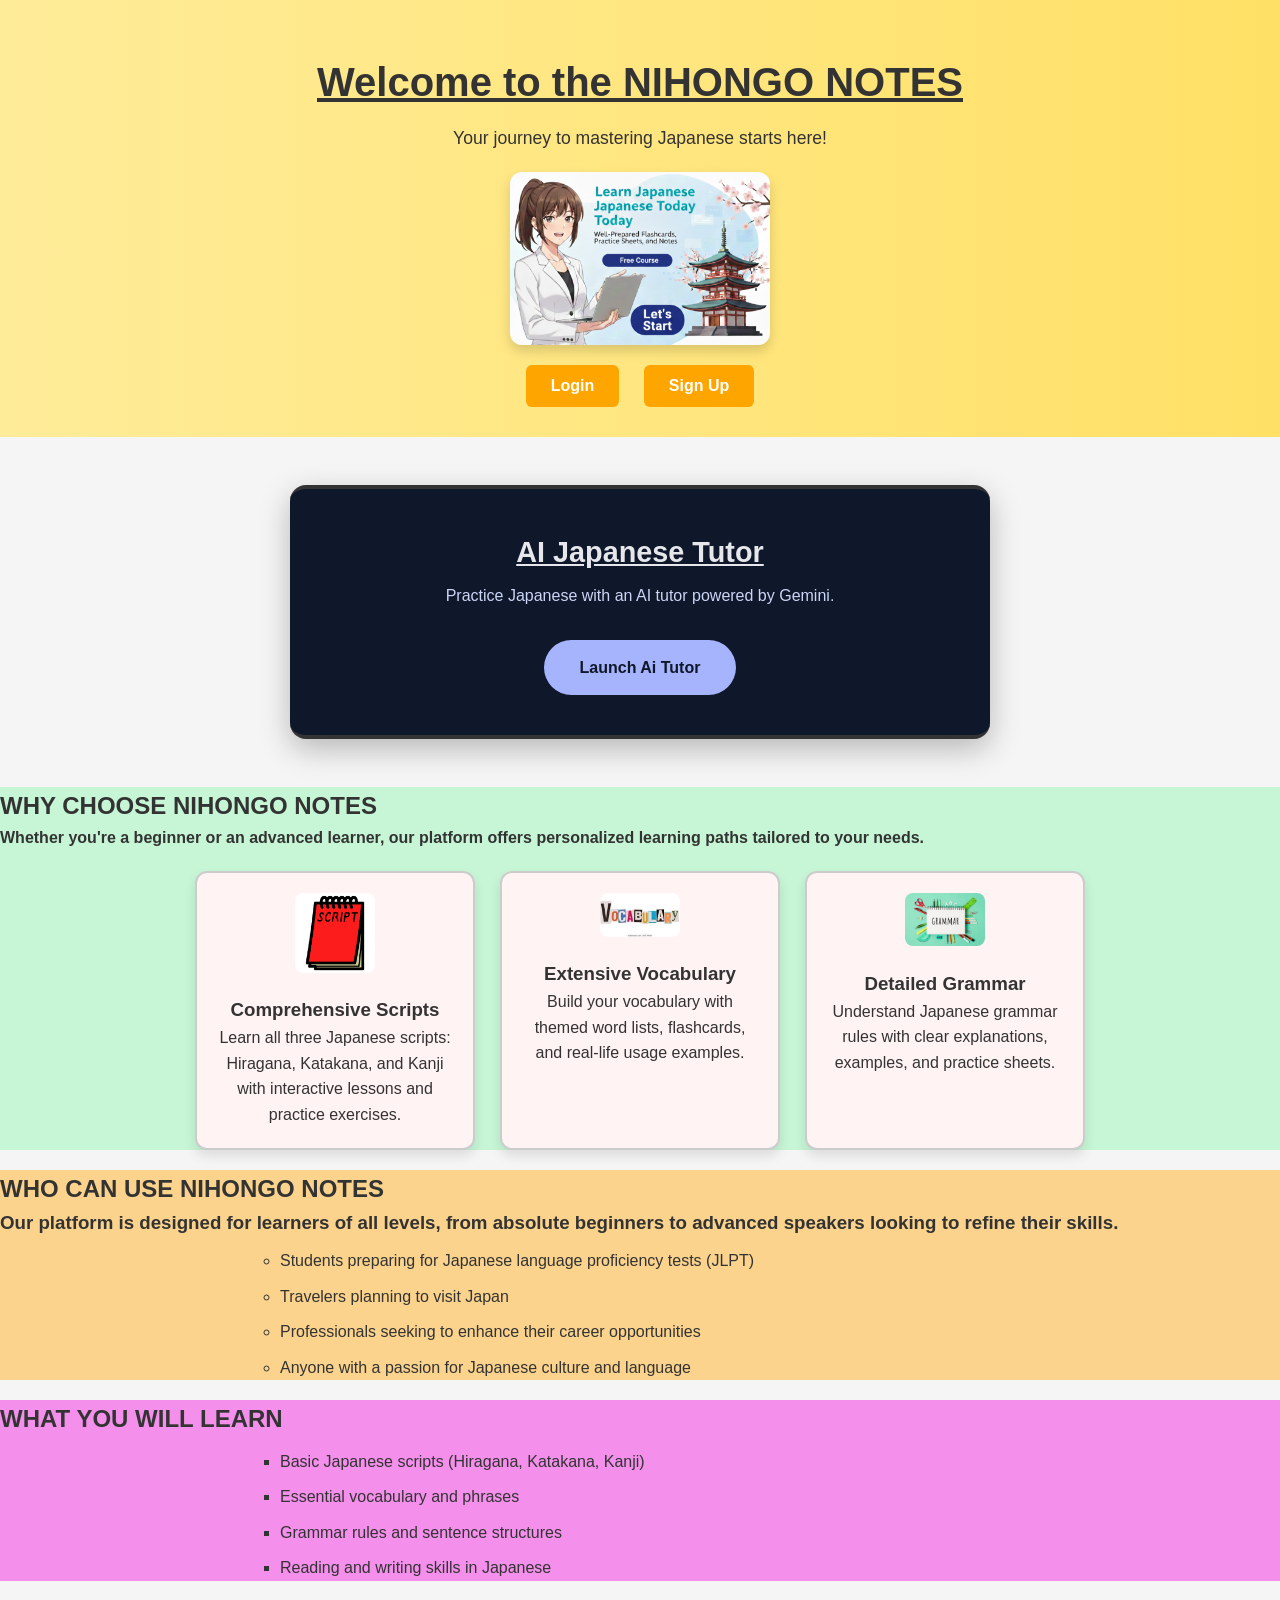
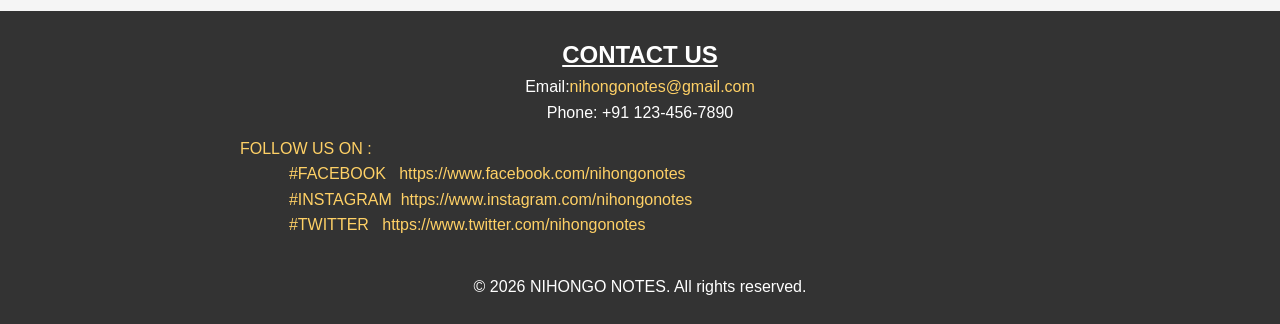
<file: index.html>
<!DOCTYPE html>
<html lang="en">
<head>
    <meta charset="UTF-8">
    <meta name="viewport" content="width=device-width, initial-scale=1.0">
    <title>JAPANESE LEARNING PLATFORM</title>
    <link rel="stylesheet" href="style.css">
</head>
<body>
    <header>    
       <h1>Welcome to the NIHONGO NOTES</h1>
       <p>Your journey to mastering Japanese starts here!</p>
       <div class="image">
       <img src="nihongo.png" alt="Japanese Learning" /></div>
       <div class="sign-up or login">
        <a href="login.html" id="login"><button type="button">Login</button></a>
        <a href="signup.html" id="signup"><button type="button">Sign Up</button></a>
       </div>
    </header>
    <section class="ai-tutor">
     <h2>AI Japanese Tutor</h2>
     <p>Practice Japanese with an AI tutor powered by Gemini.</p>
     <a href="https://ai.studio/apps/drive/1Kd0YzdYaIyazEag3Z7Y6niACmstBcLUc?fullscreenApplet=true" target="_blank" class="ai-button">Launch Ai Tutor</a>
    </section>
    <div class="why-choose-us">
        <h2>WHY CHOOSE NIHONGO NOTES</h2>
        <h4>Whether you're a beginner or an advanced learner, our platform offers personalized learning paths tailored to your needs.</h4>
        <div class="uses">
            <div class="scripts">
                <img src="script.png" alt="Scripts Icon" />
                <h3>Comprehensive Scripts</h3>
                <p>
                    Learn all three Japanese scripts: Hiragana, Katakana, and Kanji with interactive lessons and practice exercises.
                </p>
            </div>
            <div class="vocab">
                <img src="vocab.jpeg" alt="Vocabulary Icon" />
                <h3>Extensive Vocabulary</h3>
                <p>
                    Build your vocabulary with themed word lists, flashcards, and real-life usage examples.
                </p>
            </div>
            <div class="grammar">
                <img src="grammar.jpeg" alt="Grammar Icon" />
                <h3>Detailed Grammar</h3>
                <p>
                    Understand Japanese grammar rules with clear explanations, examples, and practice sheets.
                </p>
            </div>
        </div>
    </div>
    <div class="who-what">
        <h2> WHO CAN USE NIHONGO NOTES</h2>
        <h3>Our platform is designed for learners of all levels, from absolute beginners to advanced speakers looking to refine their skills.</h3>
        <ul type="circle">
            <li>Students preparing for Japanese language proficiency tests (JLPT)</li>
            <li>Travelers planning to visit Japan</li>
            <li>Professionals seeking to enhance their career opportunities</li>
            <li>Anyone with a passion for Japanese culture and language</li></ul>
    </div>
    <div class="what-learn">
        <h2> WHAT YOU WILL LEARN</h2>
        <ul type="square">
            <li>Basic Japanese scripts (Hiragana, Katakana, Kanji)</li>
            <li>Essential vocabulary and phrases</li>
            <li>Grammar rules and sentence structures</li>
            <li>Reading and writing skills in Japanese</li>
        </ul>
    </div>
    <footer  id="contact">
        <h2><u>CONTACT US</u></h2>
        <p>Email:<a href="mailto:nihongonotes@gmail.com">nihongonotes@gmail.com</a></p>
        <p>Phone: +91 123-456-7890</p>
        <pre>FOLLOW US ON :
           #FACEBOOK   <a href="https://www.facebook.com/nihongonotes">https://www.facebook.com/nihongonotes</a>
           #INSTAGRAM  <a href="https://www.instagram.com/nihongonotes">https://www.instagram.com/nihongonotes</a>
           #TWITTER   <a href="https://www.twitter.com/nihongonotes">https://www.twitter.com/nihongonotes</a>
        </pre>
        <p>© 2026 NIHONGO NOTES. All rights reserved.</p>
    </footer>
</body>
</html>
</file>
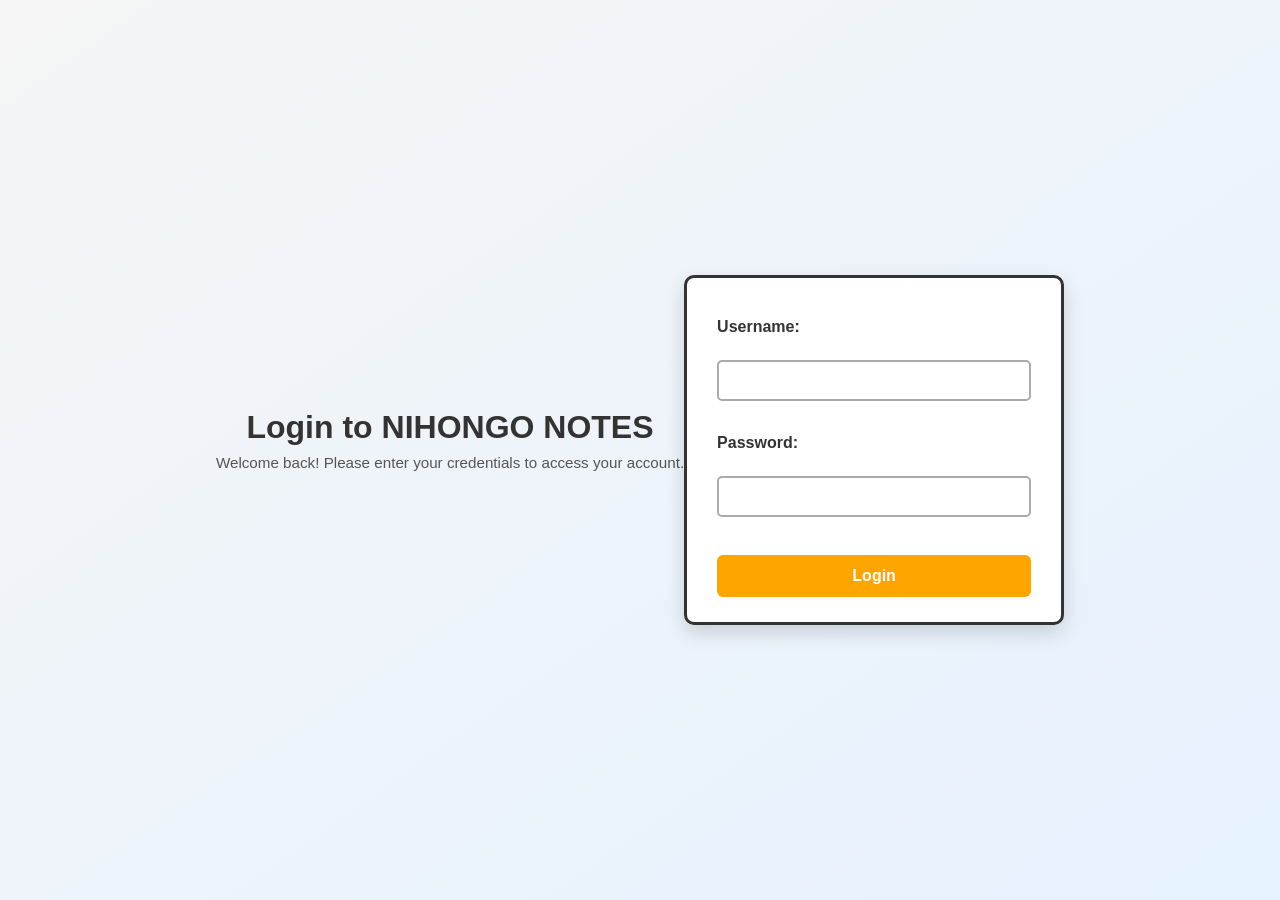
<file: dashboard.html>
<!DOCTYPE html>
<html lang="en">
<head>
    <meta charset="UTF-8">
    <meta name="viewport" content="width=device-width, initial-scale=1.0">
    <title>Dashboard</title>
    <link rel="stylesheet" href="dashstyle.css">
</head>
<body>
    <header>
        <img src="nihongologo.png" alt="Japanese Learning" class="dashboard-logo"/>
        <h1>Welcome to your NIHONGO NOTES Dashboard</h1>
        <p id="dashboard-description">Access your learning materials and track your progress here.</p>
        <a href="index.html"><button type="button" id="logout-button">LOGOUT</button></a>
    </header>
    <script>
  document.getElementById("logout-button").addEventListener("click", () => {
  localStorage.removeItem("isLoggedIn");
  window.location.href = "index.html";
});
</script>
    <div class="navigation-menu">
        <a href="scripts.html">Scripts</a>
        <a href="vocab.html">Vocabulary</a>
        <a href="grammar.html">Grammar</a>
        <a href="kanji.html">Kanji</a>
        <div class="language-select">
            <img src="flag.png" alt="India Flag" class="flag-icon">
            <select class="language-dropdown">
                <option>EN</option>
                <option>HI</option>
                <option>FR</option>
                <option>DE</option>
            </select>
        </div>
    </div>
    <div class="books-cover">
        <div class="book-item">
            <img src="scripted.png" alt="Scripts Book" class="book-cover"/>
            <h3>Mastering Japanese Scripts</h3>
            <p>Dive deep into Hiragana & Katakana with our comprehensive guide.</p>
            <a href="scripts.html"><button type="button">Explore Scripts</button></a>
        </div>
        <div class="book-item">
            <img src="vocabulary.png" alt="Vocabulary Book" class="book-cover"/>
            <h3>Building Your Vocabulary</h3>
            <p>Expand your vocabulary with our curated collection of essential Japanese words and phrases.</p>
            <a href="vocab.html"><button type="button">Explore Vocabulary</button></a>
        </div>
        <div class="book-item">
            <img src="jgrammar.png" alt="Grammar Book" class="book-cover"/>
            <h3>Understanding Japanese Grammar</h3>
            <p>Learn the rules and structures of Japanese grammar to enhance your language skills.</p>
            <a href="grammar.html"><button type="button">Explore Grammar</button></a>
        </div>
        <div class="book-item">
            <img src="kanji.png" alt="Kanji Book" class="book-cover"/>
            <h3>Learning Kanji Effectively</h3>
            <p>Master the art of Kanji with our step-by-step learning approach.</p>
            <a href="kanji.html"><button type="button">Explore Kanji</button></a>
        </div>
    </div>
    <footer class="feedback">
        <h2>We Value Your Feedback!</h2>
        <p>Your experience matters to us. Please share your thoughts and suggestions to help us improve NIHONGO NOTES.</p>
        <textarea rows="4" cols="50" placeholder="Enter your feedback here..."></textarea><br>
        <a href="thankyou.html"><button type="submit">Submit Feedback</button></a>
    </footer>
<script>
if (localStorage.getItem("isLoggedIn") !== "true") {
  window.location.href = "login.html";
}
</script>

</body>
</html>
</file>
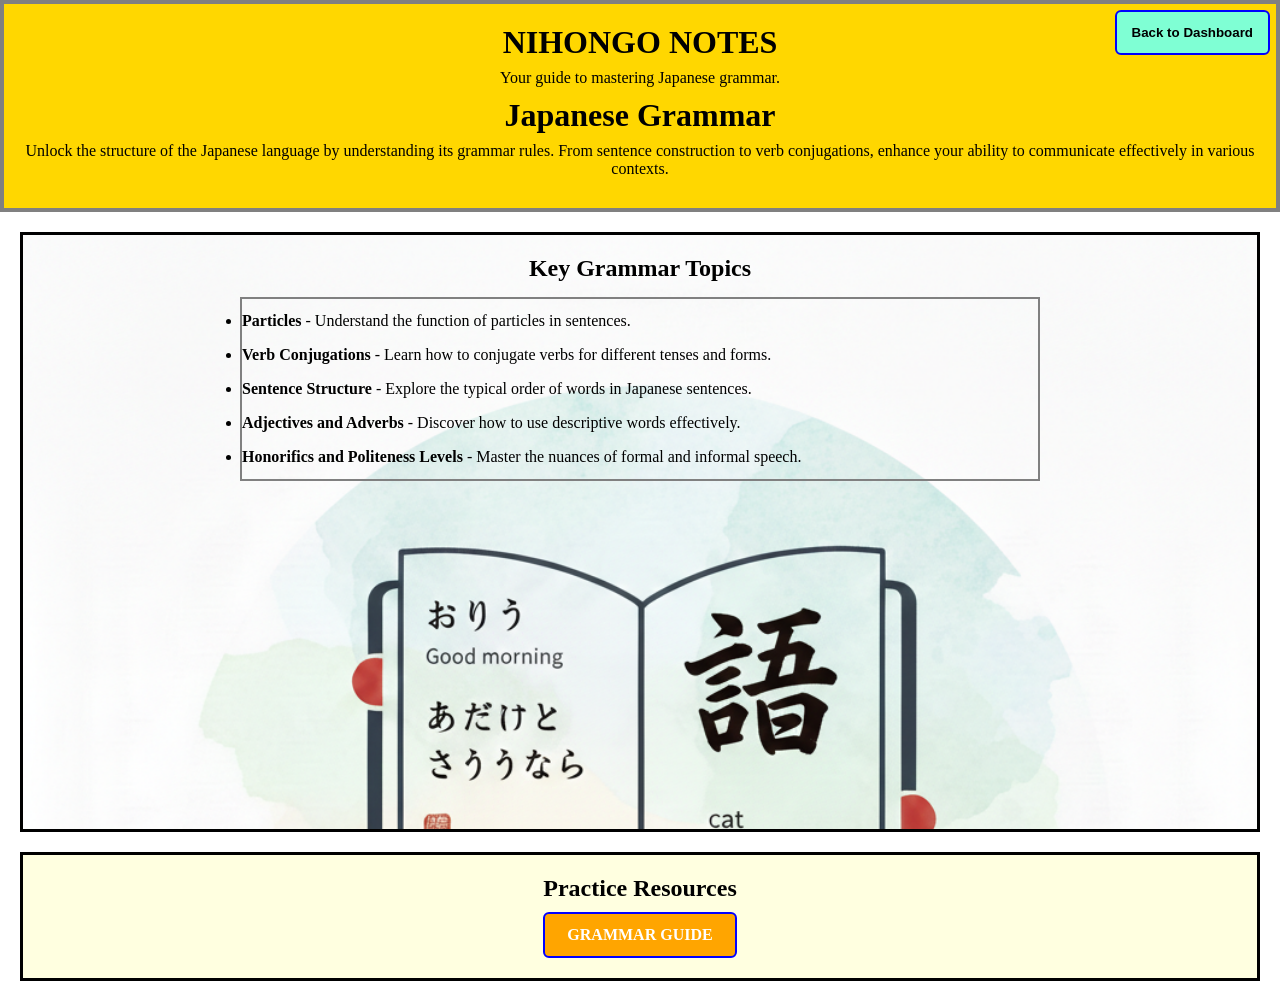
<file: grammar.html>
<!DOCTYPE html>
<html lang="en">
<head>
    <meta charset="UTF-8">
    <meta name="viewport" content="width=device-width, initial-scale=1.0">
    <title>Japanese Grammar</title>
    <link rel="stylesheet" href="gramstyle.css">
</head>
<body>
    <header>    
       <h1>NIHONGO NOTES</h1>
       <p>Your guide to mastering Japanese grammar.</p>
       <h1>Japanese Grammar</h1>
       <p>Unlock the structure of the Japanese language by understanding its grammar rules. From sentence construction to verb conjugations, enhance your ability to communicate effectively in various contexts.</p>
       <a href="dashboard.html"><button type="button" id="go-back">Back to Dashboard</button></a>
    </header>
    <div class="grammar-topics">
      <h2>Key Grammar Topics</h2>
      <ul>
        <li><strong>Particles</strong> - Understand the function of particles in sentences.</li>
        <li><strong>Verb Conjugations</strong> - Learn how to conjugate verbs for different tenses and forms.</li>
        <li><strong>Sentence Structure</strong> - Explore the typical order of words in Japanese sentences.</li>
        <li><strong>Adjectives and Adverbs</strong> - Discover how to use descriptive words effectively.</li>
        <li><strong>Honorifics and Politeness Levels</strong> - Master the nuances of formal and informal speech.</li>
      </ul>
    </div>
    <div class="grammar-practice-resources">
      <h2>Practice Resources</h2>
      <a href="N5 Grammar Master (japanvitta.com).pdf">GRAMMAR GUIDE</a>
    </div>
</body>
</html>
</file>
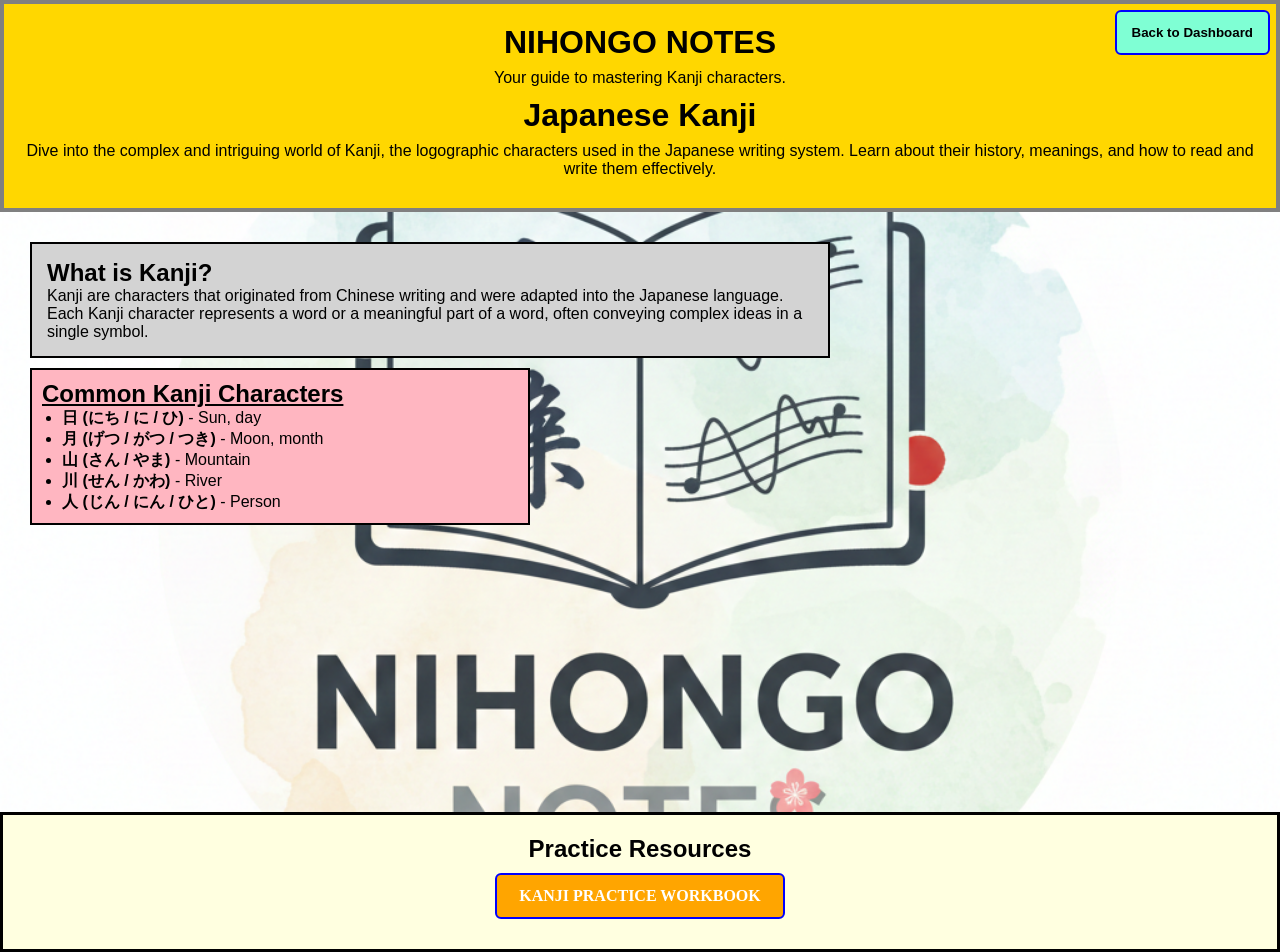
<file: kanji.html>
<!DOCTYPE html>
<html lang="en">
<head>
    <meta charset="UTF-8">
    <meta name="viewport" content="width=device-width, initial-scale=1.0">
    <title>Japanese Kanji</title>
    <link rel="stylesheet" href="scriptstyle.css">
</head>
<body class="kanji">
    <header>    
       <h1>NIHONGO NOTES</h1>
       <p>Your guide to mastering Kanji characters.</p>
       <h1>Japanese Kanji</h1>
       <p>Dive into the complex and intriguing world of Kanji, the logographic characters used in the Japanese writing system. Learn about their history, meanings, and how to read and write them effectively.</p>
       <a href="dashboard.html"><button type="button" id="go-back">Back to Dashboard</button></a>
    </header>
    <div class="kanji-overview">
     <div class="kanji-introduction">
      <h2>What is Kanji?</h2>
      <p>Kanji are characters that originated from Chinese writing and were adapted into the Japanese language. Each Kanji character represents a word or a meaningful part of a word, often conveying complex ideas in a single symbol.</p>
     </div>
     <div class="kanji-examples">
      <h2><u><b>Common Kanji Characters</b></u></h2>
      <ul>
        <li><strong>日 (にち / に / ひ)</strong> - Sun, day</li>
        <li><strong>月 (げつ / がつ / つき)</strong> - Moon, month</li>
        <li><strong>山 (さん / やま)</strong> - Mountain</li>
        <li><strong>川 (せん / かわ)</strong> - River</li>
        <li><strong>人 (じん / にん / ひと)</strong> - Person</li>
      </ul>
     </div>
    </div>
    <footer class="kanji-practice-resources">
      <h2>Practice Resources</h2>
      <a href="Basic Kanji Book.pdf" id="writing">KANJI PRACTICE WORKBOOK</a> 
    </footer>  
</body>
</html>
</file>
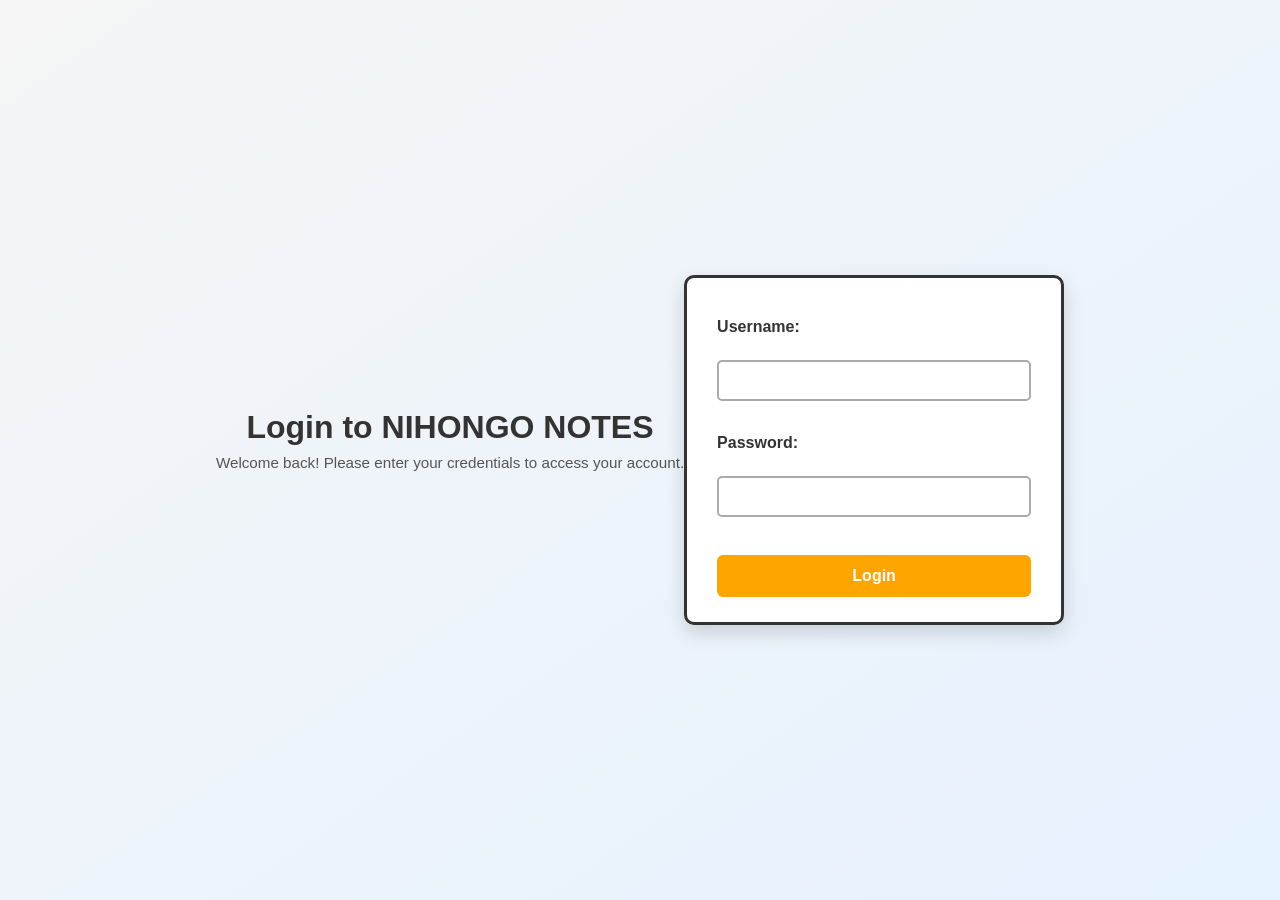
<file: login.html>
<!DOCTYPE html>
<html lang="en">
<head>
    <meta charset="UTF-8">
    <meta name="viewport" content="width=device-width, initial-scale=1.0">
    <title>Login</title>
    <link rel="stylesheet" href="logstyle.css">
</head>
<body>
    <header>    
       <h1>Login to NIHONGO NOTES</h1>
       <p>Welcome back! Please enter your credentials to access your account.</p>
    </header>
    <div class="login-form">
        <form action="dashboard.html" method="post">
            <label for="username">Username:</label><br>
            <input type="text" id="username" name="username" required><br><br>
            <label for="password">Password:</label><br>
            <input type="password" id="password" name="password" required><br><br>
            <a href="dashboard.html"><button type="submit">Login</button></a>
        </form>
    </div>
    <script>
  document.querySelector("form").addEventListener("submit", function (e) {
   e.preventDefault();

  const username = document.getElementById("username").value;
  const password = document.getElementById("password").value;

  const storedUser = JSON.parse(localStorage.getItem("nihongoUser"));

  if (!storedUser) {
    alert("invalid credentials or user does not exist");
    return;
  }

  if (
    username === storedUser.username &&
    password === storedUser.password
  ) {
    localStorage.setItem("isLoggedIn", "true");
    window.location.href = "dashboard.html";
  } else {
    alert("Invalid credentials");
  }
});
</script>
</body>
</html>
</file>
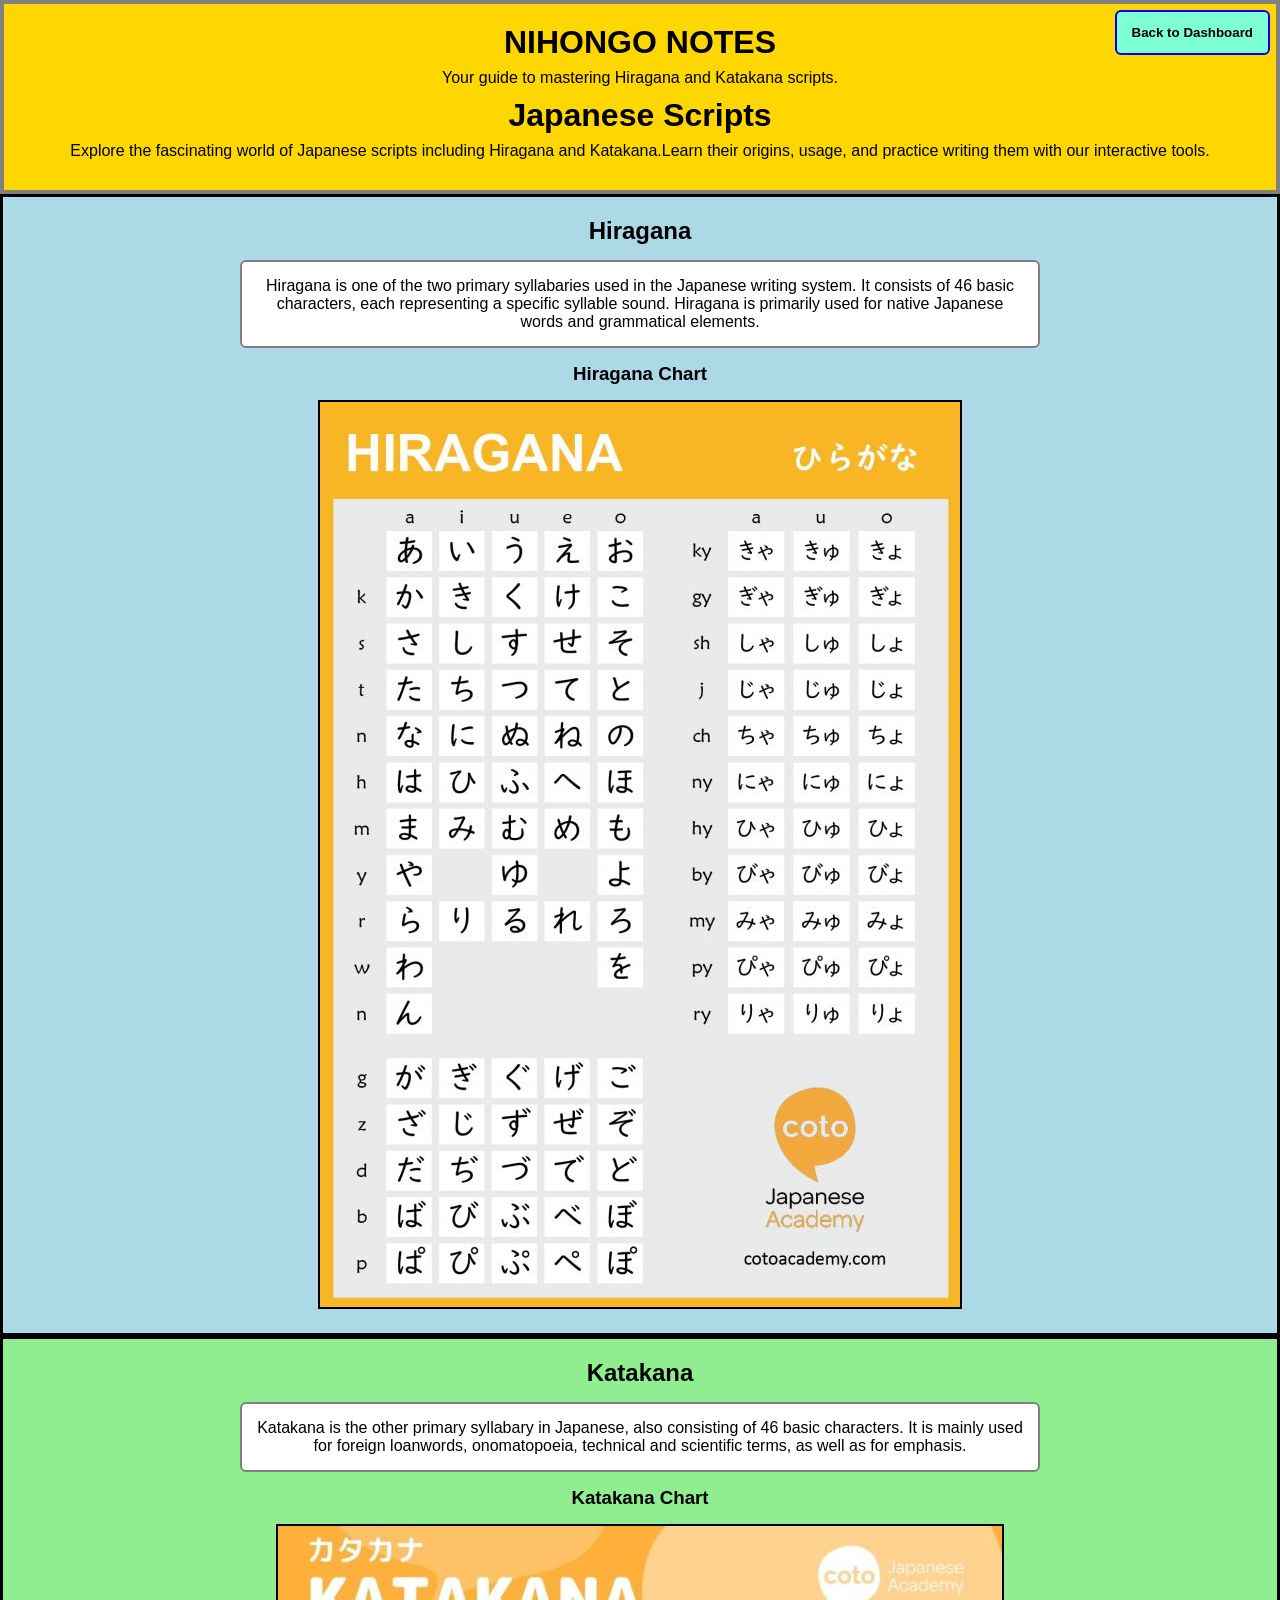
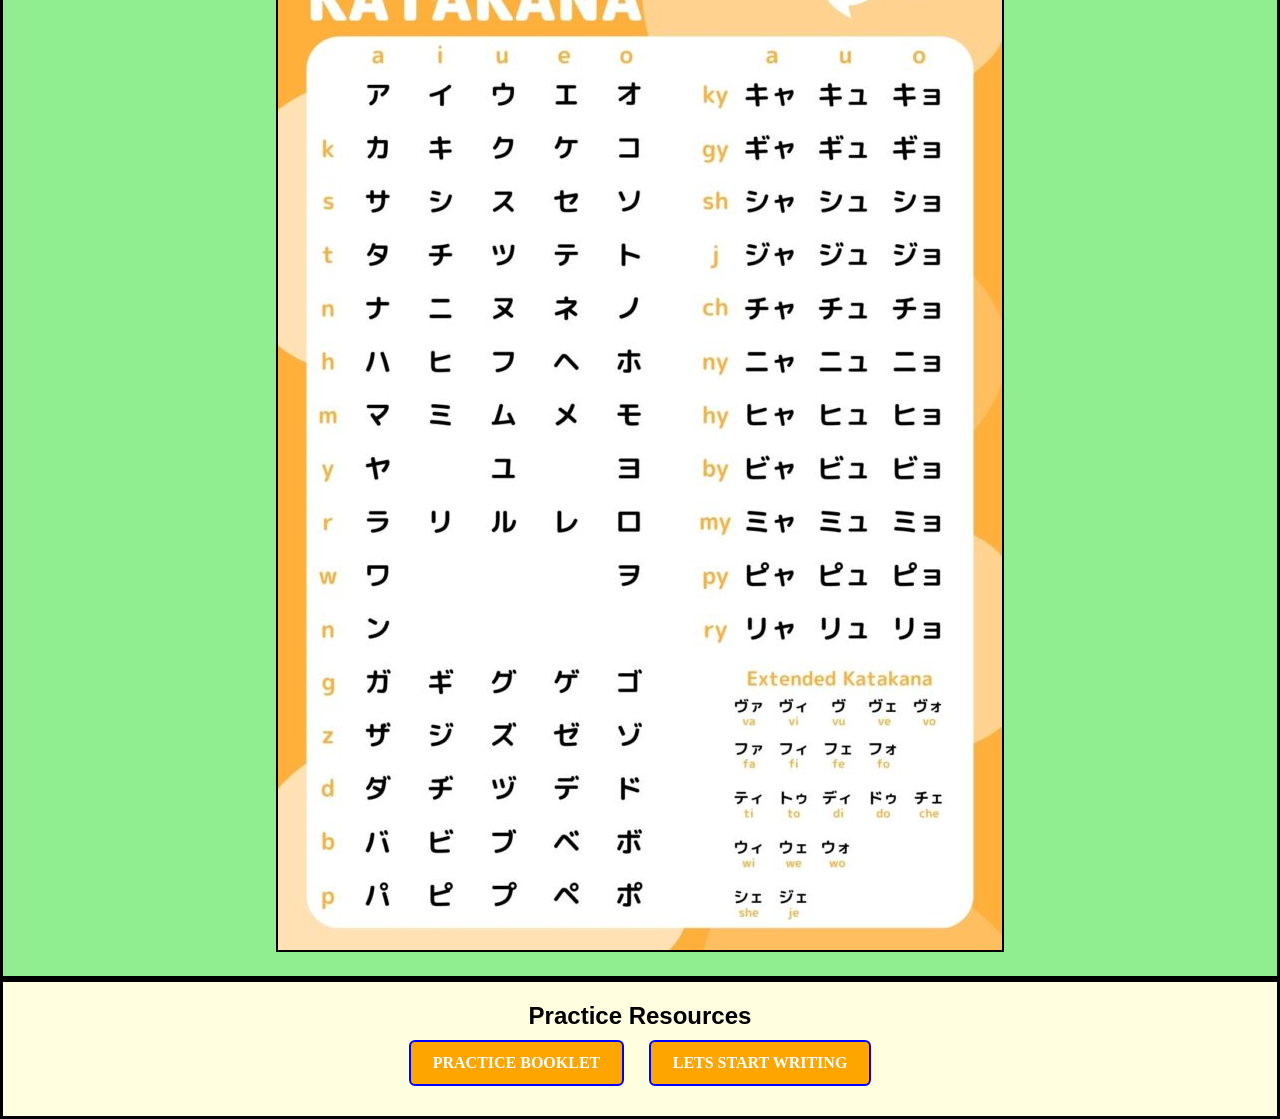
<file: scripts.html>
<!DOCTYPE html>
<html lang="en">
<head>
    <meta charset="UTF-8">
    <meta name="viewport" content="width=device-width, initial-scale=1.0">
    <title>Japanese scripts</title>
    <link rel="stylesheet" href="scriptstyle.css">
</head>
<body>
    <header>    
      <h1>NIHONGO NOTES</h1>
      <p>Your guide to mastering Hiragana and Katakana scripts.</p>
      <h1>Japanese Scripts</h1>
      <p>Explore the fascinating world of Japanese scripts including Hiragana and Katakana.Learn their origins, usage, and practice writing them with our interactive tools.</p>
      <a href="dashboard.html"><button type="button" id="go-back">Back to Dashboard</button></a>
    </header>
    <div class="hiragana">
      <h2 >Hiragana</h2>
      <div id="hiragana-info"><p>Hiragana is one of the two primary syllabaries used in the Japanese writing system. It consists of 46 basic characters, each representing a specific syllable sound. Hiragana is primarily used for native Japanese words and grammatical elements.</p></div>
      <h3>Hiragana Chart</h3>
      <img src="hiraganachart.jpg" alt="Hiragana Chart">
    </div>
    <div class="katakana">
      <h2>Katakana</h2>
      <div id="katakana-info"><p>Katakana is the other primary syllabary in Japanese, also consisting of 46 basic characters. It is mainly used for foreign loanwords, onomatopoeia, technical and scientific terms, as well as for emphasis.</p></div>
      <h3>Katakana Chart</h3> 
      <img src="katakanachart.jpg" alt="Katakana Chart">
    </div>
    <div class="practice-resources">
      <h2>Practice Resources</h2>
      <a href="Hiragana-and-Katakana-booklet.pdf" id="book">PRACTICE BOOKLET</a>
      <a href ="writing.pdf" id="writing">LETS START WRITING</a>
    </div>
</body>
</html>
</file>
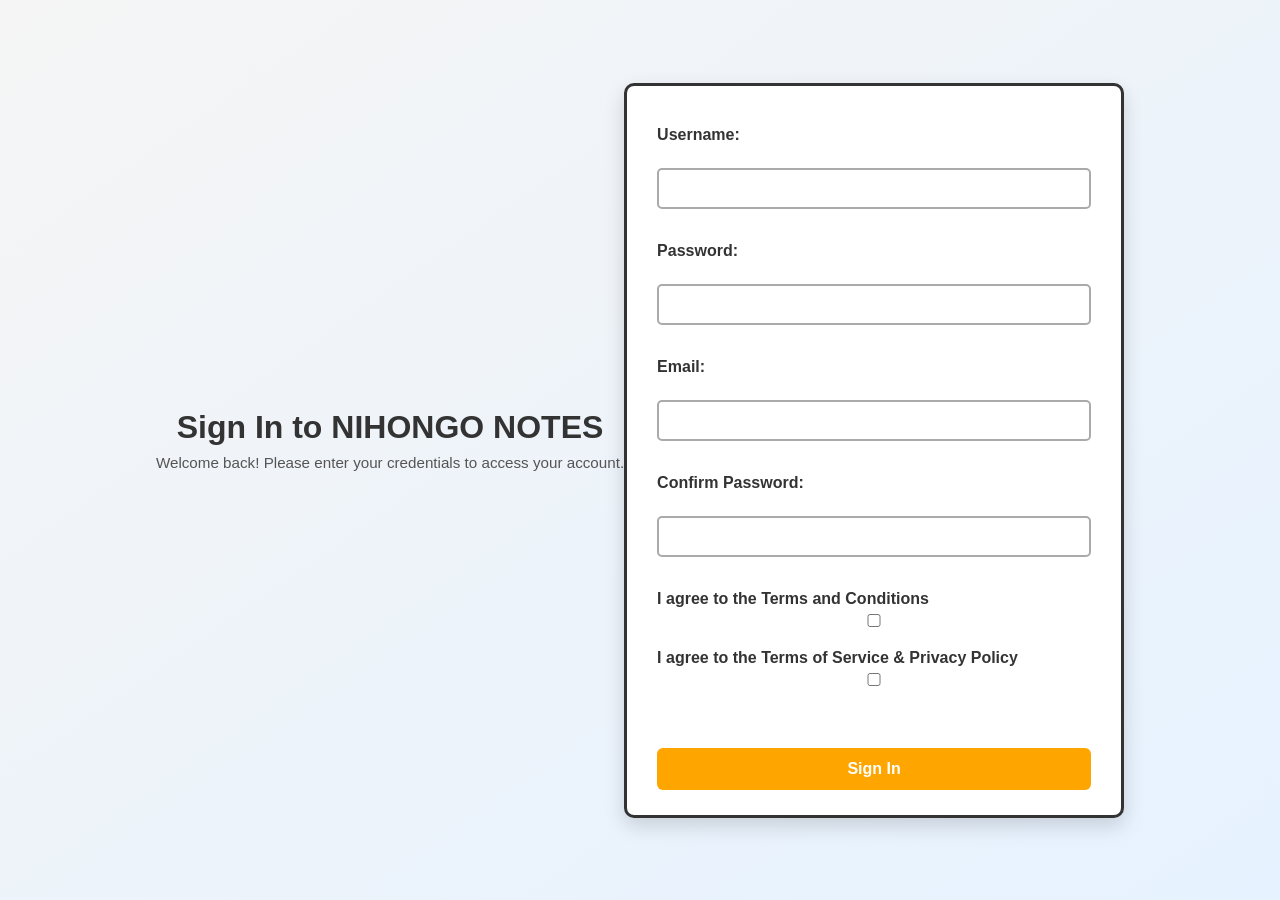
<file: signup.html>
<!DOCTYPE html>
<html lang="en">
<head>
    <meta charset="UTF-8">
    <meta name="viewport" content="width=device-width, initial-scale=1.0">
    <title>Sign in</title>
    <link rel="stylesheet" href="signup.css">
</head>
<body>
    <header>    
       <h1>Sign In to NIHONGO NOTES</h1>
       <p>Welcome back! Please enter your credentials to access your account.</p>
    </header>
    <div class="signin-form">
        <form action="dashboard.html" method="post">
            <label for="username">Username:</label><br>
            <input type="text" id="username" name="username" required><br><br>
            <label for="password">Password:</label><br>
            <input type="password" id="password" name="password" required><br><br>
            <label for="email">Email:</label><br>
            <input type="email" id="email" name="email" required><br><br>
            <label for="confirm-password">Confirm Password:</label><br>
            <input type="password" id="confirm-password" name="confirm-password" required><br><br>
            <label for="terms">
            I agree to the Terms and Conditions<input type="checkbox" id="terms" name="terms" required><br><br>
            I agree to the Terms of Service & Privacy Policy<input type="checkbox" id="terms" name="terms" required>
            </label><br><br>
            <a href="dashboard.html"><button type="submit">Sign In</button></a>
        </form>
    </div>
    <script>
      document.querySelector("form").addEventListener("submit", function (e) {
      e.preventDefault();

      const username = document.getElementById("username").value;
      const password = document.getElementById("password").value;
    const email = document.getElementById("email").value;

    if (!username || !password || !email) {
      alert("Fill all fields");
      return;
    }

    const user = {
      username,
      password,
      email
    };

    localStorage.setItem("nihongoUser", JSON.stringify(user));
    localStorage.setItem("isLoggedIn", "true");

    window.location.href = "dashboard.html";
 });
</script>
</body>
</html>
</file>
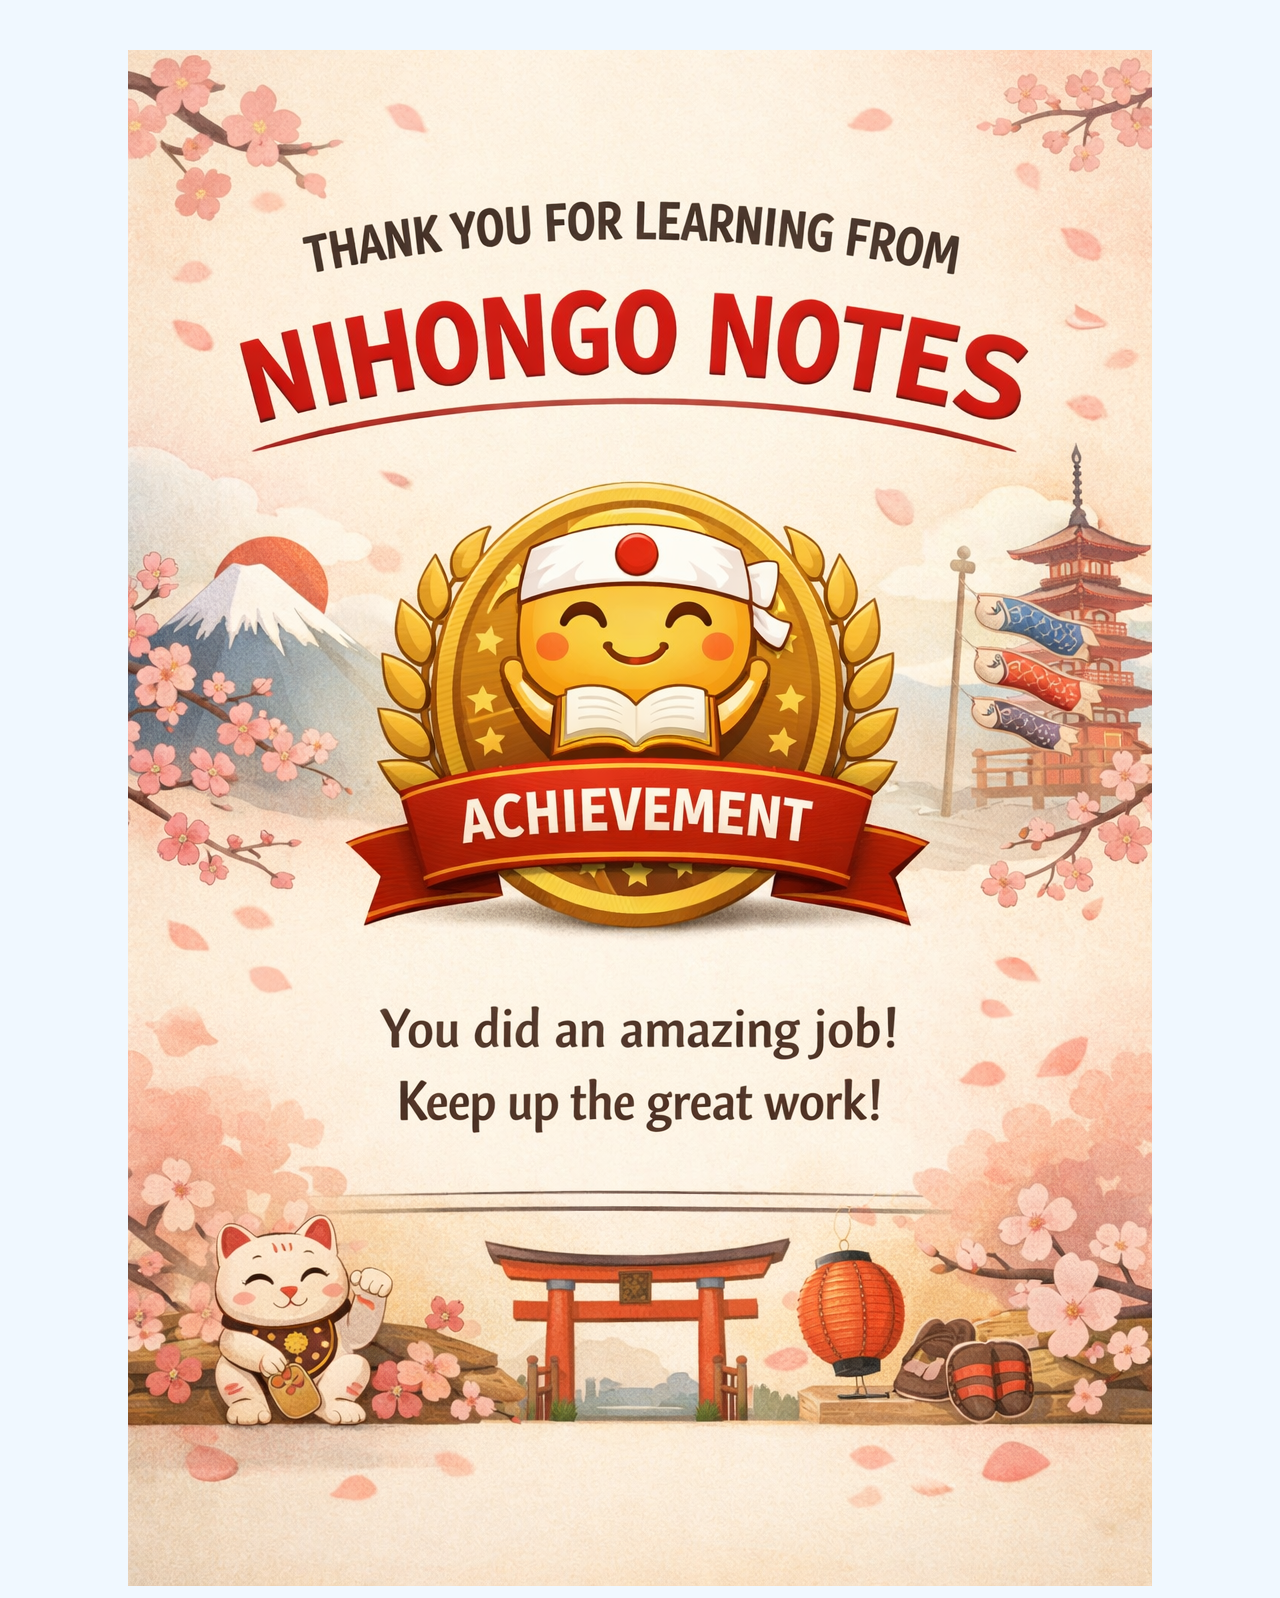
<file: thankyou.html>
<!DOCTYPE html>
<html lang="en">
<head>
    <meta charset="UTF-8">
    <meta name="viewport" content="width=device-width, initial-scale=1.0">
    <title>thankyou</title>
    <style>
        body {
            text-align: center;
            font-family: Arial, sans-serif;
            background-color: #f0f8ff;
            margin-top: 50px;
        }
    </style>
</head>
<body>
    <img src="thankyou.png" alt="Thank You Image">
</body>
</html>
</file>
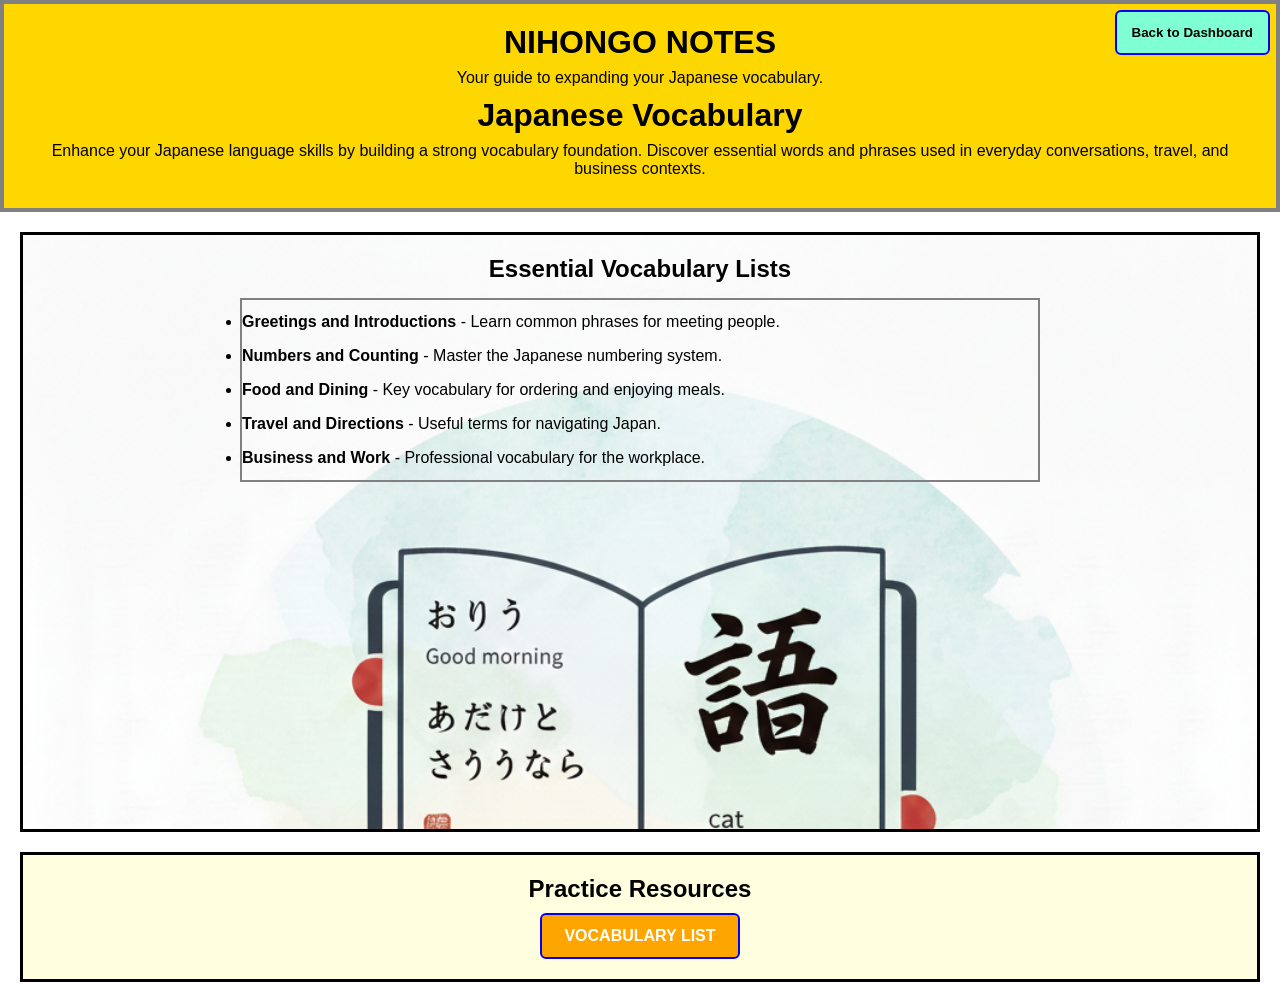
<file: vocab.html>
<!DOCTYPE html>
<html lang="en">
<head>
    <meta charset="UTF-8">
    <meta name="viewport" content="width=device-width, initial-scale=1.0">
    <title>Japanese Vocabulary</title>
    <link rel="stylesheet" href="vocabstyle.css">
</head>
<body>
    <header>    
       <h1>NIHONGO NOTES</h1>
       <p>Your guide to expanding your Japanese vocabulary.</p>
       <h1>Japanese Vocabulary</h1>
       <p>Enhance your Japanese language skills by building a strong vocabulary foundation. Discover essential words and phrases used in everyday conversations, travel, and business contexts.</p>
       <a href="dashboard.html"><button type="button" id="go-back">Back to Dashboard</button></a>
    </header>
    <div class="vocabulary-lists">
      <h2>Essential Vocabulary Lists</h2>
      <ul>
        <li><strong>Greetings and Introductions</strong> - Learn common phrases for meeting people.</li>
        <li><strong>Numbers and Counting</strong> - Master the Japanese numbering system.</li>
        <li><strong>Food and Dining</strong> - Key vocabulary for ordering and enjoying meals.</li>
        <li><strong>Travel and Directions</strong> - Useful terms for navigating Japan.</li>
        <li><strong>Business and Work</strong> - Professional vocabulary for the workplace.</li>
      </ul>
    </div>
    <div class="vocabulary-practice-resources">
      <h2>Practice Resources</h2>
      <a href="Collins_Japanese_3000_words_and_phrases.pdf">VOCABULARY LIST</a>
    </div>
</body>
</html>
</file>
<file: style.css>
/* ---------- RESET ---------- */
* {
    margin: 0;
    padding: 0;
    box-sizing: border-box;
    font-family: Arial, sans-serif;
}

/* ---------- BODY ---------- */
body {
    background: #f5f5f5;
    color: #333;
    line-height: 1.6;
}

/* ---------- HEADER ---------- */
header {
    text-align: center;
    padding: 50px 20px 30px 20px;
    background: linear-gradient(to right, #ffec99, #ffe066);
}

header h1 {
    font-size: 2.5rem;
    margin-bottom: 10px;
    color: #333;
    text-decoration: underline;
}

header p {
    font-size: 1.1rem;
    margin-bottom: 20px;
}

/* ---------- HEADER IMAGE ---------- */
header .image img {
    width: 260px; /* slightly bigger */
    margin: 20px auto;
    display: block;
    border-radius: 12px;
    box-shadow: 0 6px 12px rgba(0,0,0,0.15);
}

/* ---------- LOGIN / SIGNUP BUTTONS ---------- */
header .sign-up.or.login {
    margin-top: 15px;
}

header .sign-up.or.login a {
    text-decoration: none;
    margin: 0 10px;
}

header .sign-up.or.login button {
    padding: 12px 25px;
    font-size: 1rem;
    font-weight: bold;
    border: none;
    border-radius: 6px;
    cursor: pointer;
    background-color: orange;
    color: white;
    transition: 0.3s;
}

header .sign-up.or.login button:hover {
    background-color: darkorange;
}
/* ---------- AI TUTOR SECTION ---------- */
.ai-tutor {
  margin: 3rem auto;
  padding: 2.5rem 2rem;
  max-width: 700px;
  background: #0f172a; /* dark indigo */
  border-radius: 16px;
  text-align: center;
  box-shadow: 0 10px 30px rgba(0, 0, 0, 0.25);
}

.ai-tutor h2 {
  font-size: 1.8rem;
  margin-bottom: 0.5rem;
  color: #e5e7eb;
}

.ai-tutor p {
  font-size: 1rem;
  color: #cbd5f5;
  margin-bottom: 2rem;
  line-height: 1.6;
}

.ai-button {
  display: inline-block;
  padding: 0.9rem 2.2rem;
  font-size: 1rem;
  font-weight: 600;
  color: #0f172a;
  background: #a5b4fc; /* soft violet */
  border-radius: 999px;
  text-decoration: none;
  transition: transform 0.2s ease, box-shadow 0.2s ease;
}

.ai-button:hover {
  transform: translateY(-2px);
  box-shadow: 0 8px 20px rgba(165, 180, 252, 0.4);
}

.ai-button:active {
  transform: translateY(0);
  box-shadow: none;
}


/* ---------- SECTIONS ---------- */
section {
    padding: 40px 20px;
    margin: 20px auto;
    border-top: 4px solid #333; /* line separating sections */
    border-bottom: 4px solid #333;
    max-width: 1200px;
    border-radius: 12px;
}

/* Individual section colors */
.why-choose-us {
    background-color: #c6f6d5; /* light green */
}

.who-what {
    background-color: #fbd38d; /* light orange */
}

 .what-learn{
    background-color: #f490ec; /* light blue */
}

/* ---------- SECTION HEADINGS ---------- */
section h2 {
    text-align: center;
    margin-bottom: 15px;
    color: #333;
    text-decoration: underline;
}

section h3, section h4 {
    text-align: center;
    margin-bottom: 15px;
    color: #555;
}

/* ---------- FEATURES / USES ---------- */
.uses {
    display: flex;
    flex-wrap: wrap;
    justify-content: center;
    gap: 25px;
    margin: 20px auto;
}

.uses div {
    background-color: #fff3f3;
    border: 2px solid #ccc;
    border-radius: 12px;
    padding: 20px;
    width: 280px;
    text-align: center;
    box-shadow: 0 6px 12px rgba(0,0,0,0.1);
    transition: transform 0.3s;
}

.uses div:hover {
    transform: translateY(-5px);
}

.uses div img {
    width: 80px;
    margin-bottom: 15px;
    border-radius: 8px;
}

/* ---------- LISTS ---------- */
ul {
    margin: 10px auto 20px auto;
    padding-left: 40px;
    max-width: 800px;
}

ul li {
    margin-bottom: 10px;
}

/* ---------- FOOTER ---------- */
footer {
    background-color: #333;
    color: white;
    text-align: center;
    padding: 25px 20px;
    margin-top: 30px;
}

footer a {
    color: #ffd166;
    text-decoration: none;
}

footer a:hover {
    text-decoration: underline;
}

footer pre {
    color: #ffd166;
    text-align: left;
    margin: 10px auto;
    max-width: 800px;
}
</file>
<file: dashstyle.css>
/* ---------- RESET ---------- */
* {
    margin: 0;
    padding: 0;
    box-sizing: border-box;
    font-family: Arial, sans-serif;
}

/* ---------- BODY ---------- */
body {
    background-color: #f5f5f5;
    color: #333;
    line-height: 1.6;
}

/* ---------- HEADER ---------- */
header {
    text-align: center;
    padding: 30px 20px;
    background: linear-gradient(to right, #ffe066, #ffec99);
    border-bottom: 4px solid #ccc;
}

header h1 {
    font-size: 2.2rem;
    margin: 15px 0;
    text-decoration: underline;
}

header p#dashboard-description {
    font-size: 1rem;
    color: #555;
    margin-bottom: 15px;
}

header .dashboard-logo {
    width: 120px;
    height: auto;
    display: block;
    margin: 0 auto;
}
#logout-button {
    margin-top: 15px;
    padding: 10px 20px;
    border: 2px solid navy;
    border-radius: 6px;
    background-color: aliceblue;
    color: navy;
    font-weight: bold;
    cursor: pointer;
    transition: 0.3s;
    position:absolute;
    right:20px;
    top:30px;
}
/* ---------- NAVIGATION MENU ---------- */
.navigation-menu {
    display: flex;
    flex-wrap: wrap;
    justify-content: space-evenly;
    align-items: center;
    background-color: #ffe0b2;
    padding: 15px;
    gap: 15px;
    border-bottom: 4px solid #ccc;
}

.navigation-menu a {
    text-decoration: none;
    padding: 10px 18px;
    background-color: orange;
    color: white;
    border-radius: 6px;
    font-weight: bold;
    transition: 0.3s;
}

.navigation-menu a:hover {
    background-color: darkorange;
}

/* Language dropdown */
.language-select {
    display: flex;
    align-items: center;
    gap: 8px;
}

.language-select .flag-icon {
    width: 24px;
    height: auto;
}

.language-select .language-dropdown {
    padding: 5px;
    border-radius: 5px;
}

/* ---------- BOOK COVER SECTION ---------- */
.books-cover {
    display: flex;
    flex-wrap: wrap;
    justify-content: center;
    gap: 30px;
    padding: 30px 20px;
}

.book-item {
    background-color: #fff3f3;
    border: 2px solid #ccc;
    border-radius: 12px;
    padding: 20px;
    width: 260px;
    text-align: center;
    box-shadow: 0 6px 12px rgba(0,0,0,0.1);
    transition: transform 0.3s;
}

.book-item:hover {
    transform: translateY(-5px);
}

.book-item img.book-cover {
    width: 120px;
    height: auto;
    border-radius: 8px;
    margin-bottom: 15px;
}

.book-item h3 {
    margin-bottom: 10px;
    color: #333;
}

.book-item p {
    font-size: 0.95rem;
    color: #555;
    margin-bottom: 15px;
}

.book-item button {
    padding: 10px 18px;
    border: none;
    border-radius: 6px;
    background-color: orange;
    color: white;
    font-weight: bold;
    cursor: pointer;
    transition: 0.3s;
}

.book-item button:hover {
    background-color: darkorange;
}

/* ---------- FOOTER / FEEDBACK ---------- */
footer.feedback {
    background-color: #333;
    color: white;
    text-align: center;
    padding: 30px 20px;
    margin-top: 30px;
    border-top: 4px solid #ccc;
}

footer.feedback h2 {
    margin-bottom: 10px;
    text-decoration: underline;
}

footer.feedback p {
    margin-bottom: 15px;
    color: #ffd166;
}

footer.feedback textarea {
    width: 90%;
    max-width: 500px;
    padding: 10px;
    border-radius: 6px;
    border: 2px solid #aaa;
    margin-bottom: 10px;
    resize: vertical;
}

footer.feedback button {
    padding: 10px 20px;
    border: none;
    border-radius: 6px;
    background-color: orange;
    color: white;
    font-weight: bold;
    cursor: pointer;
    transition: 0.3s;
}

footer.feedback button:hover {
    background-color: darkorange;
}

/* ---------- RESPONSIVE DESIGN ---------- */
/* ---------- RESPONSIVE LAYOUT ---------- */
@media (max-width: 1024px) {
    /* Slightly reduce card width for tablets */
    .book-item {
        width: 45%;
    }
}

@media (max-width: 768px) {
    /* Navigation menu stacks vertically */
    .navigation-menu {
        flex-direction: column;
        gap: 10px;
    }

    /* Reduce book card width for small tablets / large phones */
    .book-item {
        width: 70%;
    }
}

@media (max-width: 480px) {
    /* Header text smaller */
    header h1 {
        font-size: 1.8rem;
    }

    header p#dashboard-description {
        font-size: 0.95rem;
    }

    /* Book cards full width */
    .book-item {
        width: 90%;
    }

    /* Footer textarea full width */
    footer.feedback textarea {
        width: 95%;
    }

    /* Language dropdown smaller */
    .language-select {
        flex-direction: column;
        gap: 5px;
    }
}
</file>
<file: gramstyle.css>
*{
    margin: 0;
    padding: 0;
    box-sizing: border-box;
}

/* ---------- HEADER ---------- */
header {
    background-color: gold;
    color: black;
    text-align: center;
    padding: 20px;
    border: 4px solid grey;
}

header h1 {
    margin-bottom: 8px;
}

header p {
    margin-bottom: 10px;
}

/* ---------- BACK BUTTON ---------- */
#go-back {
    height: 45px;
    padding: 8px 15px;
    font-weight: bold;
    border: 2px solid blue;
    background-color: aquamarine;
    color: black;
    border-radius: 6px;
    position: fixed;
    top: 10px;
    right: 10px;
    cursor: pointer;
}

#go-back:hover {
    background-color: #7fffd4;
}

/* ---------- grammar topics ---------- */
.grammar-topics {
    background-image: url("vocabulary.png");
    background-size: cover;
    border: 3px solid black;
    padding: 20px;
    margin: 20px;
    min-height: 600px;
}

.grammar-topics h2 {
    text-align: center;
    margin-bottom: 15px;
}

.grammar-topics ul {
    max-width: 800px;
    border: 2px solid grey;
    margin: 0 auto;
}

.grammar-topics li {
    margin: 10px 0;
    line-height: 1.5;
}

/* ---------- PRACTICE RESOURCES ---------- */
.grammar-practice-resources {
    background-color: lightyellow;
    border: 3px solid black;
    text-align: center;
    padding: 20px;
    margin: 20px;
}

.grammar-practice-resources a {
    display: inline-block;
    margin-top: 10px;
    padding: 12px 22px;
    border: 2px solid blue;
    background-color: orange;
    color: white;
    text-decoration: none;
    border-radius: 6px;
    font-weight: bold;
}

.grammar-practice-resources a:hover {
    background-color: darkorange;
}
</file>
<file: scriptstyle.css>
* {
    margin: 0;
    padding: 0;
    box-sizing: border-box;
    font-family: Arial, sans-serif;
}

/* ---------- HEADER ---------- */
header {
    background-color: gold;
    color: black;
    text-align: center;
    padding: 20px;
    border: 4px solid grey;
}

header h1 {
    margin-bottom: 8px;
}

header p {
    margin-bottom: 10px;
}

/* ---------- BACK BUTTON ---------- */
#go-back {
    height: 45px;
    padding: 8px 15px;
    font-weight: bold;
    border: 2px solid blue;
    background-color: aquamarine;
    color: black;
    border-radius: 6px;
    position: fixed;
    top: 10px;
    right: 10px;
    cursor: pointer;
}

#go-back:hover {
    background-color: #7fffd4;
}

/* ---------- HIRAGANA & KATAKANA ---------- */
.hiragana,
.katakana {
    text-align: center;
    padding: 20px;
    border: 3px solid black;
}

.hiragana {
    background-color: lightblue;
}

.katakana {
    background-color: lightgreen;
}

.hiragana img,
.katakana img {
    max-width: 90%;
    height: auto;
    margin-top: 15px;
    border: 2px solid black;
}

/* ---------- INFO BOXES ---------- */
#hiragana-info,
#katakana-info {
    margin: 15px auto;
    padding: 15px;
    max-width: 800px;
    border: 2px solid gray;
    border-radius: 6px;
    background-color: white;
}

/* ---------- PRACTICE RESOURCES ---------- */
.practice-resources,
.kanji-practice-resources {
    background-color: lightyellow;
    text-align: center;
    padding: 20px;
    border: 3px solid black;
}

#book,
#writing {
    display: inline-block;
    margin: 10px;
    padding: 12px 22px;
    font-family: Georgia, 'Times New Roman', Times, serif;
    border: 2px solid blue;
    background-color: orange;
    color: white;
    text-decoration: none;
    border-radius: 6px;
    font-weight: bold;
}

#book:hover,
#writing:hover {
    background-color: darkorange;
}

/* ---------- KANJI PAGE ---------- */
body.kanji {
    background-color: floralwhite;
}

.kanji-overview {
    min-height: 600px;
    padding: 20px;
    background-image: url("nihongologo.png");
    background-repeat: no-repeat;
    background-size: cover;
    background-position: center;
}

.kanji-introduction {
    max-width: 800px;
    margin: 10px;
    padding: 15px;
    border: 2px solid black;
    background-color: lightgrey;
}

.kanji-examples {
    max-width: 500px;
    margin: 10px;
    padding: 10px;
    border: 2px solid black;
    background-color: lightpink;
    text-align: left;
}

.kanji-examples ul {
    margin-left: 20px;
}
</file>
<file: logstyle.css>
/* ---------- RESET ---------- */
* {
    margin: 0;
    padding: 0;
    box-sizing: border-box;
    font-family: Arial, sans-serif;
}

/* ---------- PAGE BACKGROUND ---------- */
body {
    min-height: 100vh;
    background: linear-gradient(to bottom right, #f5f5f5, #e6f2ff);
    display: flex;
    justify-content: center;
    align-items: center;
}

/* ---------- HEADER ---------- */
header {
    text-align: center;
    margin-bottom: 20px;
}

header h1 {
    color: #333;
    margin-bottom: 8px;
}

header p {
    color: #555;
    font-size: 0.95rem;
}

/* ---------- LOGIN CONTAINER ---------- */
.login-form {
    background-color: white;
    border: 3px solid #333;
    border-radius: 10px;
    padding: 25px 30px;
    width: 100%;
    max-width: 380px;
    box-shadow: 0 8px 20px rgba(0, 0, 0, 0.15);
}

/* ---------- FORM ELEMENTS ---------- */
.login-form label {
    display: block;
    margin-top: 15px;
    font-weight: bold;
    color: #333;
}

.login-form input {
    width: 100%;
    padding: 10px;
    margin-top: 6px;
    border: 2px solid #aaa;
    border-radius: 5px;
    font-size: 0.95rem;
}

.login-form input:focus {
    outline: none;
    border-color: #007bff;
}

/* ---------- LOGIN BUTTON ---------- */
.login-form button {
    width: 100%;
    margin-top: 20px;
    padding: 12px;
    font-size: 1rem;
    font-weight: bold;
    border: none;
    border-radius: 6px;
    background-color: orange;
    color: white;
    cursor: pointer;
}

.login-form button:hover {
    background-color: darkorange;
}
</file>
<file: signup.css>
/* ---------- RESET ---------- */
* {
    margin: 0;
    padding: 0;
    box-sizing: border-box;
    font-family: Arial, sans-serif;
}

/* ---------- PAGE BACKGROUND ---------- */
body {
    min-height: 100vh;
    background: linear-gradient(to bottom right, #f5f5f5, #e6f2ff);
    display: flex;
    justify-content: center;
    align-items: center;
}

/* ---------- HEADER ---------- */
header {
    text-align: center;
    margin-bottom: 20px;
}

header h1 {
    color: #333;
    margin-bottom: 8px;
}

header p {
    color: #555;
    font-size: 0.95rem;
}

/* ---------- SIGNUP CONTAINER ---------- */
.signin-form {
    background-color: white;
    border: 3px solid #333;
    border-radius: 10px;
    padding: 25px 30px;
    width: 100%;
    max-width: 500px;
    box-shadow: 0 8px 20px rgba(0, 0, 0, 0.15);
}

/* ---------- FORM LABELS ---------- */
.signin-form label {
    display: block;
    margin-top: 15px;
    font-weight: bold;
    color: #333;
}

/* ---------- INPUT FIELDS ---------- */
.signin-form input {
    width: 100%;
    padding: 10px;
    margin-top: 6px;
    border: 2px solid #aaa;
    border-radius: 5px;
    font-size: 0.95rem;
}

.signin-form input:focus {
    outline: none;
    border-color: #007bff;
}

/* ---------- SIGNUP BUTTON ---------- */
.signin-form button {
    width: 100%;
    margin-top: 22px;
    padding: 12px;
    font-size: 1rem;
    font-weight: bold;
    border: none;
    border-radius: 6px;
    background-color: orange;
    color: white;
    cursor: pointer;
}

.signin-form button:hover {
    background-color: darkorange;
}
</file>
<file: vocabstyle.css>
/* ---------- RESET ---------- */
* {
    margin: 0;
    padding: 0;
    box-sizing: border-box;
    font-family: Arial, sans-serif;
}

/* ---------- HEADER ---------- */
header {
    background-color: gold;
    color: black;
    text-align: center;
    padding: 20px;
    border: 4px solid grey;
}

header h1 {
    margin-bottom: 8px;
}

header p {
    margin-bottom: 10px;
}

/* ---------- BACK BUTTON ---------- */
#go-back {
    height: 45px;
    padding: 8px 15px;
    font-weight: bold;
    border: 2px solid blue;
    background-color: aquamarine;
    color: black;
    border-radius: 6px;
    position: fixed;
    top: 10px;
    right: 10px;
    cursor: pointer;
}

#go-back:hover {
    background-color: #7fffd4;
}

/* ---------- VOCABULARY LIST ---------- */
.vocabulary-lists {
    background-image: url("vocabulary.png");
    background-size: cover;
    border: 3px solid black;
    padding: 20px;
    margin: 20px;
    min-height: 600px;
}

.vocabulary-lists h2 {
    text-align: center;
    margin-bottom: 15px;
}

.vocabulary-lists ul {
    max-width: 800px;
    border: 2px solid grey;
    margin: 0 auto;
}

.vocabulary-lists li {
    margin: 10px 0;
    line-height: 1.5;
}

/* ---------- PRACTICE RESOURCES ---------- */
.vocabulary-practice-resources {
    background-color: lightyellow;
    border: 3px solid black;
    text-align: center;
    padding: 20px;
    margin: 20px;
}

.vocabulary-practice-resources a {
    display: inline-block;
    margin-top: 10px;
    padding: 12px 22px;
    border: 2px solid blue;
    background-color: orange;
    color: white;
    text-decoration: none;
    border-radius: 6px;
    font-weight: bold;
}

.vocabulary-practice-resources a:hover {
    background-color: darkorange;
}
</file>
